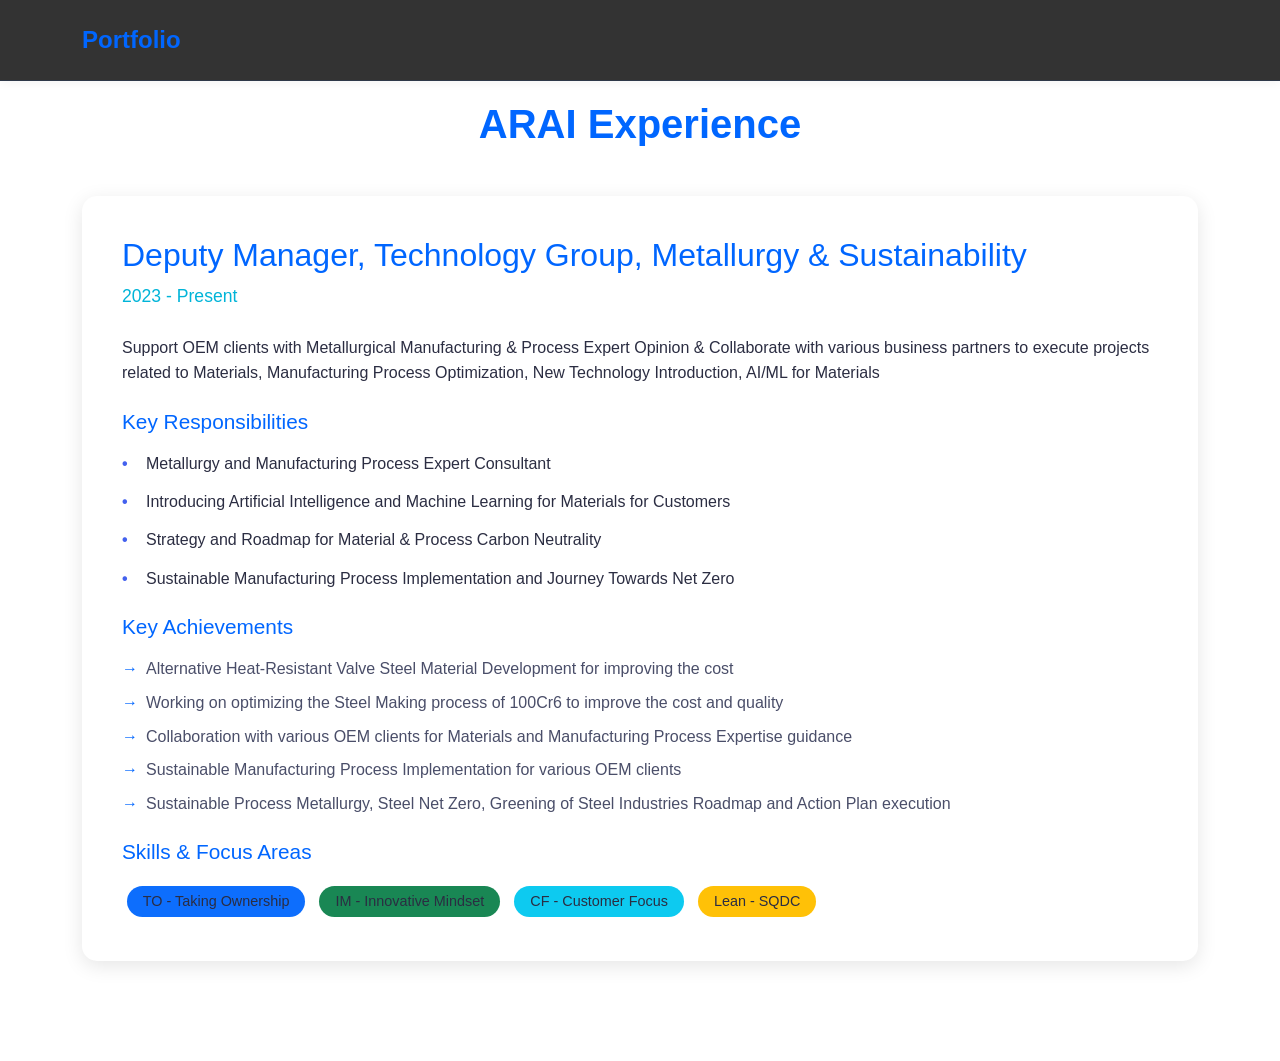
<file: projects/arai.html>
<!DOCTYPE html>
<html lang="en">
<head>
    <meta charset="UTF-8">
    <meta name="viewport" content="width=device-width, initial-scale=1.0">
    <title>ARAI Projects - Srinivasan Dhanaraj</title>
    <link href="https://cdn.jsdelivr.net/npm/bootstrap@5.3.0/dist/css/bootstrap.min.css" rel="stylesheet">
    <link rel="stylesheet" href="https://cdnjs.cloudflare.com/ajax/libs/font-awesome/6.0.0/css/all.min.css">
    <link rel="stylesheet" href="../assets/css/style.css">
</head>
<body>
    <nav class="navbar navbar-expand-lg navbar-dark fixed-top">
        <div class="container">
            <a class="navbar-brand" href="../index.html">Portfolio</a>
            <button class="navbar-toggler" type="button" data-bs-toggle="collapse" data-bs-target="#navbarNav">
                <span class="navbar-toggler-icon"></span>
            </button>
        </div>
    </nav>

    <section class="project-detail section-padding">
        <div class="container">
            <h1 class="section-title">ARAI Experience</h1>
            <div class="row">
                <div class="col-md-12">
                    <div class="project-detail-content">
                        <h2>Deputy Manager, Technology Group, Metallurgy & Sustainability</h2>
                        <p class="lead">2023 - Present</p>
                        
                        <div class="role-description mt-4">
                            <p>Support OEM clients with Metallurgical Manufacturing & Process Expert Opinion & Collaborate with various business partners to execute projects related to Materials, Manufacturing Process Optimization, New Technology Introduction, AI/ML for Materials</p>
                        </div>

                        <div class="key-responsibilities mt-4">
                            <h3>Key Responsibilities</h3>
                            <ul>
                                <li>Metallurgy and Manufacturing Process Expert Consultant</li>
                                <li>Introducing Artificial Intelligence and Machine Learning for Materials for Customers</li>
                                <li>Strategy and Roadmap for Material & Process Carbon Neutrality</li>
                                <li>Sustainable Manufacturing Process Implementation and Journey Towards Net Zero</li>
                            </ul>
                        </div>

                        <div class="achievements mt-4">
                            <h3>Key Achievements</h3>
                            <ul>
                                <li>Alternative Heat-Resistant Valve Steel Material Development for improving the cost</li>
                                <li>Working on optimizing the Steel Making process of 100Cr6 to improve the cost and quality</li>
                                <li>Collaboration with various OEM clients for Materials and Manufacturing Process Expertise guidance</li>
                                <li>Sustainable Manufacturing Process Implementation for various OEM clients</li>
                                <li>Sustainable Process Metallurgy, Steel Net Zero, Greening of Steel Industries Roadmap and Action Plan execution</li>
                            </ul>
                        </div>

                        <div class="skills-tags mt-4">
                            <h3>Skills & Focus Areas</h3>
                            <span class="badge bg-primary">TO - Taking Ownership</span>
                            <span class="badge bg-success">IM - Innovative Mindset</span>
                            <span class="badge bg-info">CF - Customer Focus</span>
                            <span class="badge bg-warning">Lean - SQDC</span>
                        </div>
                    </div>
                </div>
            </div>
        </div>
    </section>

    <script src="https://cdn.jsdelivr.net/npm/bootstrap@5.3.0/dist/js/bootstrap.bundle.min.js"></script>
    <script src="../assets/js/main.js"></script>
</body>
</html>
</file>
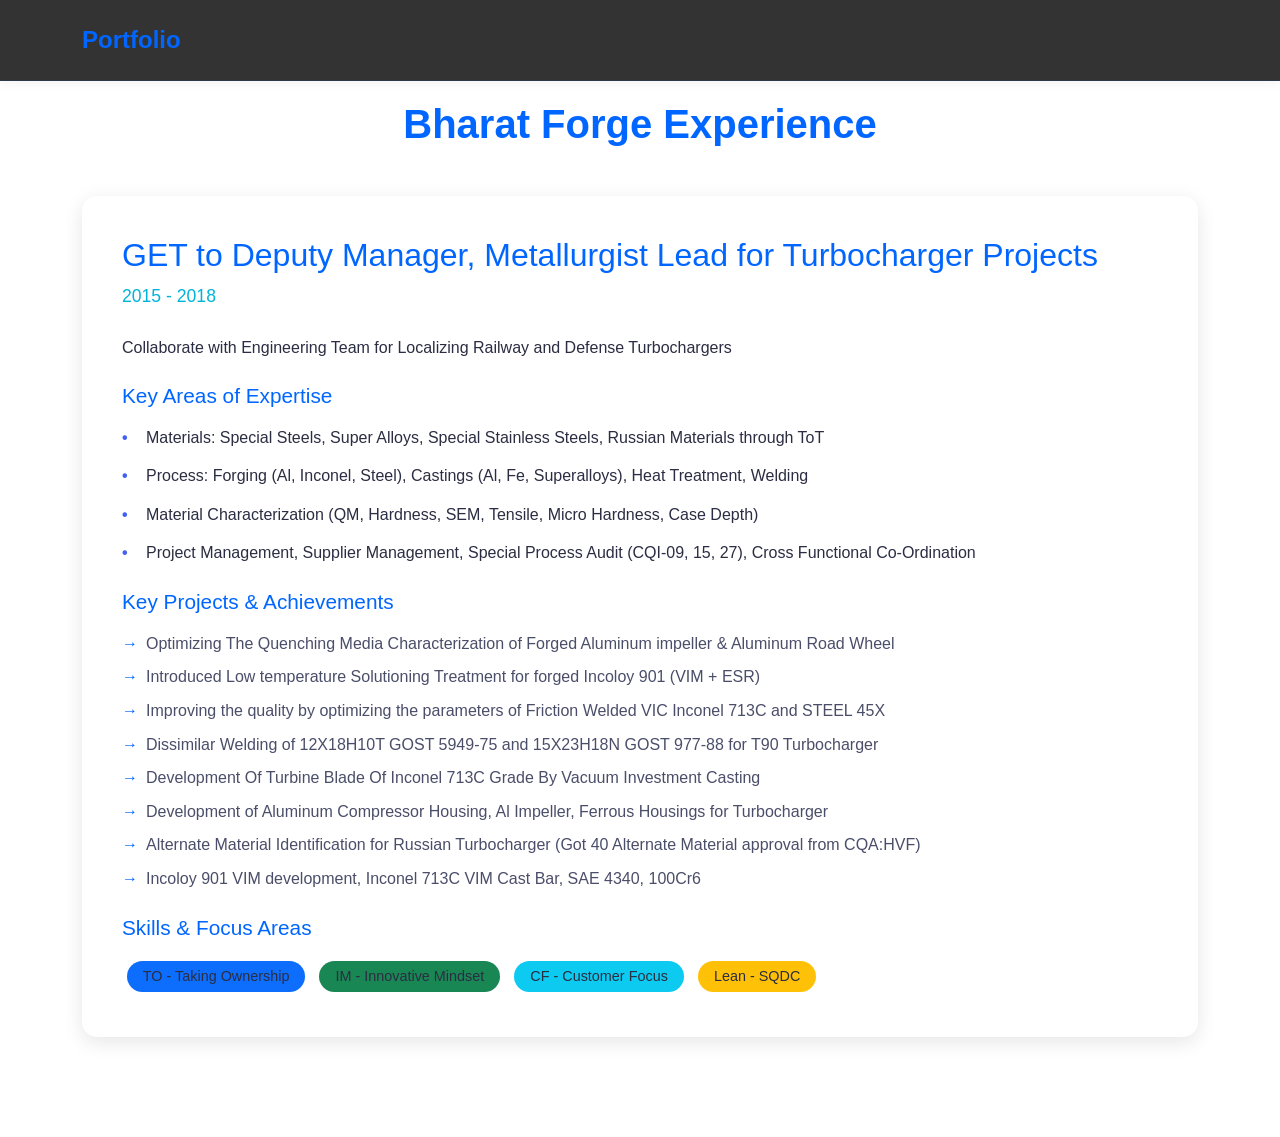
<file: projects/bharat-forge.html>
<!DOCTYPE html>
<html lang="en">
<head>
    <meta charset="UTF-8">
    <meta name="viewport" content="width=device-width, initial-scale=1.0">
    <title>Bharat Forge Projects - Srinivasan Dhanaraj</title>
    <link href="https://cdn.jsdelivr.net/npm/bootstrap@5.3.0/dist/css/bootstrap.min.css" rel="stylesheet">
    <link rel="stylesheet" href="https://cdnjs.cloudflare.com/ajax/libs/font-awesome/6.0.0/css/all.min.css">
    <link rel="stylesheet" href="../assets/css/style.css">
</head>
<body>
    <nav class="navbar navbar-expand-lg navbar-dark fixed-top">
        <div class="container">
            <a class="navbar-brand" href="../index.html">Portfolio</a>
            <button class="navbar-toggler" type="button" data-bs-toggle="collapse" data-bs-target="#navbarNav">
                <span class="navbar-toggler-icon"></span>
            </button>
        </div>
    </nav>

    <section class="project-detail section-padding">
        <div class="container">
            <h1 class="section-title">Bharat Forge Experience</h1>
            <div class="row">
                <div class="col-md-12">
                    <div class="project-detail-content">
                        <h2>GET to Deputy Manager, Metallurgist Lead for Turbocharger Projects</h2>
                        <p class="lead">2015 - 2018</p>
                        
                        <div class="role-description mt-4">
                            <p>Collaborate with Engineering Team for Localizing Railway and Defense Turbochargers</p>
                        </div>

                        <div class="key-responsibilities mt-4">
                            <h3>Key Areas of Expertise</h3>
                            <ul>
                                <li>Materials: Special Steels, Super Alloys, Special Stainless Steels, Russian Materials through ToT</li>
                                <li>Process: Forging (Al, Inconel, Steel), Castings (Al, Fe, Superalloys), Heat Treatment, Welding</li>
                                <li>Material Characterization (QM, Hardness, SEM, Tensile, Micro Hardness, Case Depth)</li>
                                <li>Project Management, Supplier Management, Special Process Audit (CQI-09, 15, 27), Cross Functional Co-Ordination</li>
                            </ul>
                        </div>

                        <div class="achievements mt-4">
                            <h3>Key Projects & Achievements</h3>
                            <ul>
                                <li>Optimizing The Quenching Media Characterization of Forged Aluminum impeller & Aluminum Road Wheel</li>
                                <li>Introduced Low temperature Solutioning Treatment for forged Incoloy 901 (VIM + ESR)</li>
                                <li>Improving the quality by optimizing the parameters of Friction Welded VIC Inconel 713C and STEEL 45X</li>
                                <li>Dissimilar Welding of 12X18H10T GOST 5949-75 and 15X23H18N GOST 977-88 for T90 Turbocharger</li>
                                <li>Development Of Turbine Blade Of Inconel 713C Grade By Vacuum Investment Casting</li>
                                <li>Development of Aluminum Compressor Housing, Al Impeller, Ferrous Housings for Turbocharger</li>
                                <li>Alternate Material Identification for Russian Turbocharger (Got 40 Alternate Material approval from CQA:HVF)</li>
                                <li>Incoloy 901 VIM development, Inconel 713C VIM Cast Bar, SAE 4340, 100Cr6</li>
                            </ul>
                        </div>

                        <div class="skills-tags mt-4">
                            <h3>Skills & Focus Areas</h3>
                            <span class="badge bg-primary">TO - Taking Ownership</span>
                            <span class="badge bg-success">IM - Innovative Mindset</span>
                            <span class="badge bg-info">CF - Customer Focus</span>
                            <span class="badge bg-warning">Lean - SQDC</span>
                        </div>
                    </div>
                </div>
            </div>
        </div>
    </section>

    <script src="https://cdn.jsdelivr.net/npm/bootstrap@5.3.0/dist/js/bootstrap.bundle.min.js"></script>
    <script src="../assets/js/main.js"></script>
</body>
</html>
</file>
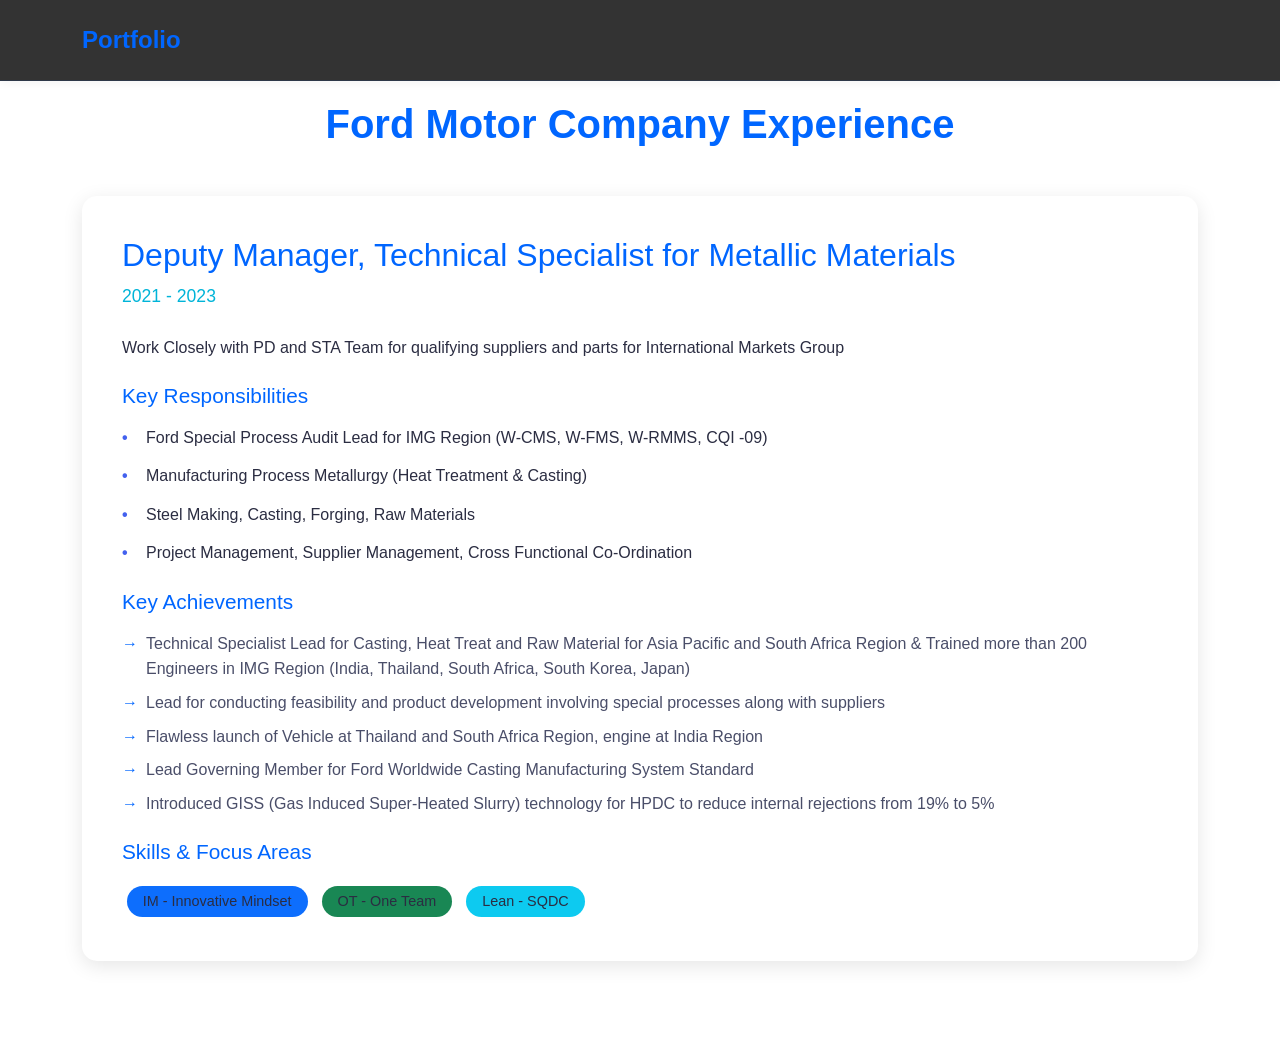
<file: projects/ford.html>
<!DOCTYPE html>
<html lang="en">
<head>
    <meta charset="UTF-8">
    <meta name="viewport" content="width=device-width, initial-scale=1.0">
    <title>Ford Projects - Srinivasan Dhanaraj</title>
    <link href="https://cdn.jsdelivr.net/npm/bootstrap@5.3.0/dist/css/bootstrap.min.css" rel="stylesheet">
    <link rel="stylesheet" href="https://cdnjs.cloudflare.com/ajax/libs/font-awesome/6.0.0/css/all.min.css">
    <link rel="stylesheet" href="../assets/css/style.css">
</head>
<body>
    <nav class="navbar navbar-expand-lg navbar-dark fixed-top">
        <div class="container">
            <a class="navbar-brand" href="../index.html">Portfolio</a>
            <button class="navbar-toggler" type="button" data-bs-toggle="collapse" data-bs-target="#navbarNav">
                <span class="navbar-toggler-icon"></span>
            </button>
        </div>
    </nav>

    <section class="project-detail section-padding">
        <div class="container">
            <h1 class="section-title">Ford Motor Company Experience</h1>
            <div class="row">
                <div class="col-md-12">
                    <div class="project-detail-content">
                        <h2>Deputy Manager, Technical Specialist for Metallic Materials</h2>
                        <p class="lead">2021 - 2023</p>
                        
                        <div class="role-description mt-4">
                            <p>Work Closely with PD and STA Team for qualifying suppliers and parts for International Markets Group</p>
                        </div>

                        <div class="key-responsibilities mt-4">
                            <h3>Key Responsibilities</h3>
                            <ul>
                                <li>Ford Special Process Audit Lead for IMG Region (W-CMS, W-FMS, W-RMMS, CQI -09)</li>
                                <li>Manufacturing Process Metallurgy (Heat Treatment & Casting)</li>
                                <li>Steel Making, Casting, Forging, Raw Materials</li>
                                <li>Project Management, Supplier Management, Cross Functional Co-Ordination</li>
                            </ul>
                        </div>

                        <div class="achievements mt-4">
                            <h3>Key Achievements</h3>
                            <ul>
                                <li>Technical Specialist Lead for Casting, Heat Treat and Raw Material for Asia Pacific and South Africa Region & Trained more than 200 Engineers in IMG Region (India, Thailand, South Africa, South Korea, Japan)</li>
                                <li>Lead for conducting feasibility and product development involving special processes along with suppliers</li>
                                <li>Flawless launch of Vehicle at Thailand and South Africa Region, engine at India Region</li>
                                <li>Lead Governing Member for Ford Worldwide Casting Manufacturing System Standard</li>
                                <li>Introduced GISS (Gas Induced Super-Heated Slurry) technology for HPDC to reduce internal rejections from 19% to 5%</li>
                            </ul>
                        </div>

                        <div class="skills-tags mt-4">
                            <h3>Skills & Focus Areas</h3>
                            <span class="badge bg-primary">IM - Innovative Mindset</span>
                            <span class="badge bg-success">OT - One Team</span>
                            <span class="badge bg-info">Lean - SQDC</span>
                        </div>
                    </div>
                </div>
            </div>
        </div>
    </section>

    <script src="https://cdn.jsdelivr.net/npm/bootstrap@5.3.0/dist/js/bootstrap.bundle.min.js"></script>
    <script src="../assets/js/main.js"></script>
</body>
</html>
</file>
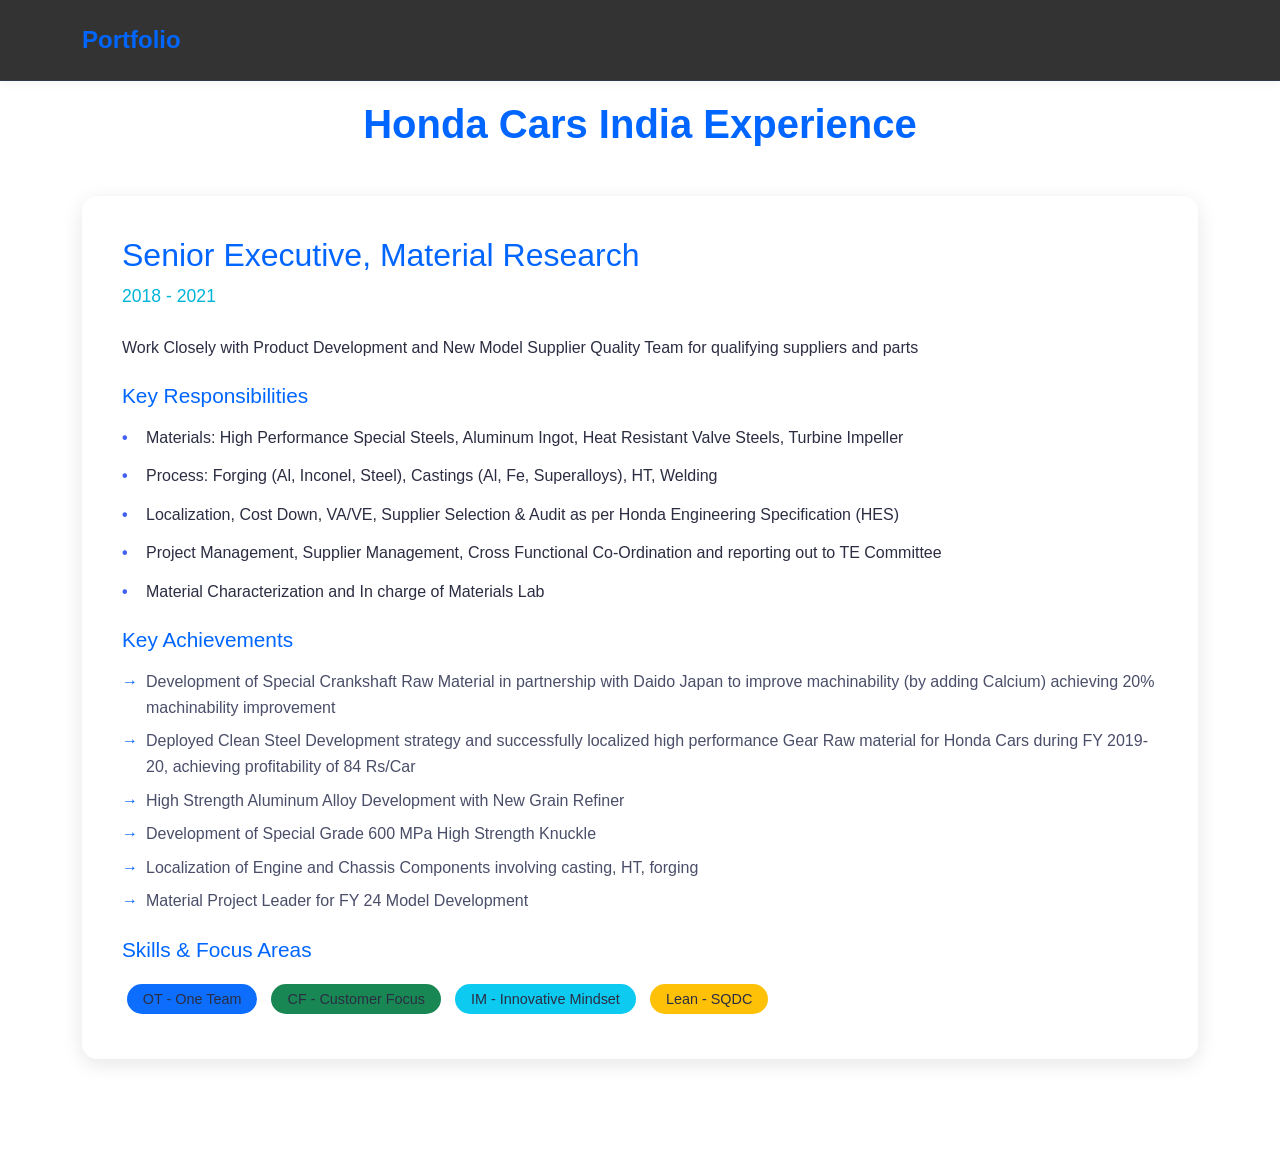
<file: projects/honda.html>
<!DOCTYPE html>
<html lang="en">
<head>
    <meta charset="UTF-8">
    <meta name="viewport" content="width=device-width, initial-scale=1.0">
    <title>Honda Projects - Srinivasan Dhanaraj</title>
    <link href="https://cdn.jsdelivr.net/npm/bootstrap@5.3.0/dist/css/bootstrap.min.css" rel="stylesheet">
    <link rel="stylesheet" href="https://cdnjs.cloudflare.com/ajax/libs/font-awesome/6.0.0/css/all.min.css">
    <link rel="stylesheet" href="../assets/css/style.css">
</head>
<body>
    <nav class="navbar navbar-expand-lg navbar-dark fixed-top">
        <div class="container">
            <a class="navbar-brand" href="../index.html">Portfolio</a>
            <button class="navbar-toggler" type="button" data-bs-toggle="collapse" data-bs-target="#navbarNav">
                <span class="navbar-toggler-icon"></span>
            </button>
        </div>
    </nav>

    <section class="project-detail section-padding">
        <div class="container">
            <h1 class="section-title">Honda Cars India Experience</h1>
            <div class="row">
                <div class="col-md-12">
                    <div class="project-detail-content">
                        <h2>Senior Executive, Material Research</h2>
                        <p class="lead">2018 - 2021</p>
                        
                        <div class="role-description mt-4">
                            <p>Work Closely with Product Development and New Model Supplier Quality Team for qualifying suppliers and parts</p>
                        </div>

                        <div class="key-responsibilities mt-4">
                            <h3>Key Responsibilities</h3>
                            <ul>
                                <li>Materials: High Performance Special Steels, Aluminum Ingot, Heat Resistant Valve Steels, Turbine Impeller</li>
                                <li>Process: Forging (Al, Inconel, Steel), Castings (Al, Fe, Superalloys), HT, Welding</li>
                                <li>Localization, Cost Down, VA/VE, Supplier Selection & Audit as per Honda Engineering Specification (HES)</li>
                                <li>Project Management, Supplier Management, Cross Functional Co-Ordination and reporting out to TE Committee</li>
                                <li>Material Characterization and In charge of Materials Lab</li>
                            </ul>
                        </div>

                        <div class="achievements mt-4">
                            <h3>Key Achievements</h3>
                            <ul>
                                <li>Development of Special Crankshaft Raw Material in partnership with Daido Japan to improve machinability (by adding Calcium) achieving 20% machinability improvement</li>
                                <li>Deployed Clean Steel Development strategy and successfully localized high performance Gear Raw material for Honda Cars during FY 2019-20, achieving profitability of 84 Rs/Car</li>
                                <li>High Strength Aluminum Alloy Development with New Grain Refiner</li>
                                <li>Development of Special Grade 600 MPa High Strength Knuckle</li>
                                <li>Localization of Engine and Chassis Components involving casting, HT, forging</li>
                                <li>Material Project Leader for FY 24 Model Development</li>
                            </ul>
                        </div>

                        <div class="skills-tags mt-4">
                            <h3>Skills & Focus Areas</h3>
                            <span class="badge bg-primary">OT - One Team</span>
                            <span class="badge bg-success">CF - Customer Focus</span>
                            <span class="badge bg-info">IM - Innovative Mindset</span>
                            <span class="badge bg-warning">Lean - SQDC</span>
                        </div>
                    </div>
                </div>
            </div>
        </div>
    </section>

    <script src="https://cdn.jsdelivr.net/npm/bootstrap@5.3.0/dist/js/bootstrap.bundle.min.js"></script>
    <script src="../assets/js/main.js"></script>
</body>
</html>
</file>
<file: assets/css/style.css>
/* Education Section */
.education-section {
    padding: 3rem 0;
    background: #ffffff;
}

.education-container {
    max-width: 800px;
    margin: 0 auto;
}

.section-title {
    margin-bottom: 2rem;
}

.education-card {
    background: #ffffff;
    border-radius: 8px;
    box-shadow: 0 2px 8px rgba(0, 102, 255, 0.08);
    margin-bottom: 1.5rem;
    transition: transform 0.3s ease;
}

.education-card:hover {
    transform: translateY(-3px);
}

.education-content {
    padding: 1.5rem;
}

.education-header {
    margin-bottom: 1rem;
}

.education-header h3 {
    font-size: 1.4rem;
    font-weight: 700;
    color: var(--primary-color);
    margin-bottom: 0.3rem;
    line-height: 1.2;
}

.education-header h4 {
    font-size: 1.2rem;
    font-weight: 600;
    color: var(--text-primary);
    margin-bottom: 0.3rem;
}

.university-name {
    font-size: 1rem;
    color: var(--text-secondary);
    margin-bottom: 0.5rem;
}

.education-meta {
    display: flex;
    gap: 0.8rem;
    flex-wrap: wrap;
    margin-bottom: 0.8rem;
}

.year, .grade {
    display: inline-block;
    padding: 0.3rem 0.6rem;
    background: rgba(0, 102, 255, 0.08);
    color: var(--primary-color);
    border-radius: 4px;
    font-size: 0.9rem;
    font-weight: 500;
}

.skills-section {
    display: flex;
    flex-wrap: wrap;
    gap: 0.4rem;
    margin-bottom: 1rem;
}

.skill-tag {
    background: rgba(0, 102, 255, 0.08);
    color: var(--primary-color);
    padding: 0.3rem 0.6rem;
    border-radius: 4px;
    font-size: 0.85rem;
    font-weight: 500;
    transition: all 0.3s ease;
}

.skill-tag:hover {
    background: var(--primary-color);
    color: white;
}

.thesis-section, .research-section, .activities-section {
    margin-top: 1rem;
}

.thesis-section h5, .research-section h5, .activities-section h5 {
    font-size: 1rem;
    font-weight: 600;
    color: var(--text-primary);
    margin-bottom: 0.5rem;
}

.thesis-section p, .activities-section p {
    color: var(--text-secondary);
    line-height: 1.5;
    font-size: 0.9rem;
    margin: 0;
}

.research-list {
    list-style: none;
    padding: 0;
    margin: 0;
}

.research-list li {
    position: relative;
    padding-left: 1rem;
    margin-bottom: 0.5rem;
    color: var(--text-secondary);
    line-height: 1.5;
    font-size: 0.9rem;
}

.research-list li:last-child {
    margin-bottom: 0;
}

.research-list li:before {
    content: "•";
    color: var(--primary-color);
    position: absolute;
    left: 0;
    font-weight: bold;
}

/* Global Styles */
:root {
    --primary-color: #0066ff;
    --secondary-color: #00b4d8;
    --accent-color: #4361ee;
    --background: #ffffff;
    --text-primary: #2b2d42;
    --text-secondary: #4a4e69;
    --card-bg: #ffffff;
    --section-dark-bg: #f8f9fa;
    --section-light-bg: #ffffff;
    --gradient-primary: linear-gradient(135deg, #0066ff, #00b4d8);
    --gradient-secondary: linear-gradient(135deg, #4361ee, #3a0ca3);
}

body {
    font-family: 'Inter', -apple-system, BlinkMacSystemFont, sans-serif;
    color: var(--text-primary);
    line-height: 1.6;
    overflow-x: hidden;
    background-color: #ffffff;
}

/* Navigation */
.navbar {
    background-color: #ffffff;
    box-shadow: 0 2px 10px rgba(0, 102, 255, 0.05);
    padding: 1rem 0;
}

.navbar-brand {
    font-weight: 700;
    font-size: 1.4rem;
    color: var(--primary-color);
}

.nav-link {
    color: var(--text-primary) !important;
    font-weight: 500;
    padding: 0.5rem 1rem !important;
    position: relative;
    transition: color 0.3s ease;
}

/* Hero Section */
.hero {
    min-height: 85vh;
    background: linear-gradient(135deg, #f8f9fa 0%, #ffffff 100%);
    display: flex;
    align-items: center;
    padding: 80px 0;
    position: relative;
    overflow: hidden;
}

/* Section Styles */
.section-padding {
    padding: 100px 0;
    background-color: #ffffff;
}

.section-title {
    font-size: 2.5rem;
    font-weight: 700;
    color: var(--primary-color);
    margin-bottom: 3rem;
    text-align: center;
}

/* Project Cards */
.project-row {
    background: #ffffff;
    border-radius: 8px;
    box-shadow: 0 2px 15px rgba(0, 0, 0, 0.05);
    padding: 2rem;
    margin-bottom: 2rem;
    display: flex;
    align-items: center;
    transition: var(--transition);
}

.project-row:hover {
    transform: translateY(-5px);
    box-shadow: 0 5px 20px rgba(0, 0, 0, 0.1);
}

.project-logo {
    flex: 0 0 180px;
    display: flex;
    align-items: center;
    justify-content: center;
    padding: 1.5rem;
    margin-right: 2rem;
    border-right: 1px solid #eee;
}

.company-logo {
    max-width: 140px;
    max-height: 70px;
    object-fit: contain;
}

.project-details {
    flex: 1;
}

.company-header {
    display: flex;
    justify-content: space-between;
    align-items: center;
    margin-bottom: 1rem;
}

.company-header h3 {
    font-size: 1.5rem;
    font-weight: 600;
    color: var(--primary-color);
    margin: 0;
}

.year {
    font-size: 1rem;
    color: #666;
}

.role {
    font-size: 1.1rem;
    font-weight: 500;
    color: var(--secondary-color);
    margin-bottom: 0.5rem;
}

/* Skills Section */
.skills-section {
    background: #ffffff;
    padding: 100px 0;
}

.skills-grid {
    display: grid;
    grid-template-columns: repeat(auto-fit, minmax(300px, 1fr));
    gap: 2rem;
    margin-top: 3rem;
}

.skill-card {
    background: white;
    border-radius: 15px;
    padding: 2rem;
    box-shadow: 0 4px 20px rgba(0, 0, 0, 0.05);
    transition: all 0.3s ease;
    animation: scaleIn 0.5s ease;
}

.skill-card:hover {
    transform: translateY(-5px);
    box-shadow: 0 8px 30px rgba(0, 0, 0, 0.1);
}

.skill-icon {
    font-size: 2.5rem;
    margin-bottom: 1.5rem;
    color: var(--primary-color);
}

/* Contact Section */
.contact-section {
    background: #ffffff;
    padding: 100px 0;
}

.contact-grid {
    display: grid;
    grid-template-columns: repeat(3, 1fr);
    gap: 2rem;
    margin-top: 3rem;
}

.contact-card {
    text-align: center;
    padding: 2rem;
    border-radius: 15px;
    background: #ffffff;
    box-shadow: 0 4px 20px rgba(0, 0, 0, 0.05);
    transition: all 0.3s ease;
    animation: scaleIn 0.5s ease;
}

.contact-card:hover {
    transform: translateY(-5px);
    box-shadow: 0 8px 30px rgba(0, 0, 0, 0.1);
}

.contact-icon {
    font-size: 2.5rem;
    margin-bottom: 1.5rem;
    color: var(--primary-color);
}

/* Responsive Design */
@media (max-width: 768px) {
    .hero h1 {
        font-size: 2.5rem;
    }

    .hero p {
        font-size: 1.2rem;
    }

    .education-grid {
        grid-template-columns: 1fr;
    }

    .contact-grid {
        grid-template-columns: 1fr;
    }
}

/* About Section */
.about-image {
    margin-bottom: 2rem;
    border-radius: 15px;
    overflow: hidden;
    box-shadow: 0 5px 20px rgba(0, 0, 0, 0.1);
}

.profile-photo {
    width: 100%;
    height: auto;
    display: block;
    transition: transform 0.3s ease;
}

.about-image:hover .profile-photo {
    transform: scale(1.02);
}

.image-placeholder {
    width: 100%;
    height: 400px;
    background-color: #e9ecef;
    border-radius: 10px;
}

.about-content {
    padding: 2.5rem;
    background: white;
    border-radius: 15px;
    box-shadow: 0 5px 20px rgba(0, 0, 0, 0.1);
}

.about-details {
    margin: 2rem 0;
}

.about-details ul {
    list-style: none;
    padding-left: 0;
    margin-bottom: 1.5rem;
}

.about-details li {
    margin-bottom: 0.5rem;
    padding-left: 1.5rem;
    position: relative;
}

.about-details li:before {
    content: "•";
    color: var(--accent-color);
    position: absolute;
    left: 0;
}

/* Skills Section */
.skill-card {
    text-align: center;
    padding: 2.5rem;
    margin-bottom: 2rem;
    background: white;
    border-radius: 15px;
    box-shadow: 0 5px 20px rgba(0, 0, 0, 0.1);
    transition: transform 0.3s ease;
}

.skill-card:hover {
    transform: translateY(-10px);
    box-shadow: 0 8px 25px rgba(0, 0, 0, 0.15);
}

.skill-card i {
    font-size: 3.5rem;
    color: var(--accent-color);
    margin-bottom: 1.5rem;
}

.skill-card h3 {
    color: var(--primary-color);
    margin-bottom: 1rem;
    font-weight: 600;
}

/* Projects Section */
.project-card {
    background: #ffffff;
    border-radius: 8px;
    box-shadow: 0 2px 15px rgba(0, 0, 0, 0.1);
    transition: transform 0.3s ease;
    margin-bottom: 2rem;
}

.project-card:hover {
    transform: translateY(-5px);
    box-shadow: 0 5px 20px rgba(0, 0, 0, 0.15);
}

.project-image {
    height: 150px;
    display: flex;
    align-items: center;
    justify-content: center;
    padding: 1.5rem;
    background-color: #ffffff;
    border-radius: 8px 8px 0 0;
    overflow: hidden;
}

.company-logo {
    max-width: 140px;
    max-height: 70px;
    object-fit: contain;
}

.project-content {
    padding: 2rem;
}

.project-content h3 {
    color: var(--primary-color);
    margin-bottom: 1rem;
    font-weight: 600;
}

/* Projects Section - Row Layout */
.project-row {
    display: flex;
    background: #ffffff;
    border-radius: 10px;
    box-shadow: 0 2px 15px rgba(0, 0, 0, 0.1);
    margin-bottom: 2rem;
    padding: 2rem;
    transition: transform 0.3s ease;
}

.project-row:hover {
    transform: translateY(-5px);
    box-shadow: 0 5px 20px rgba(0, 0, 0, 0.15);
}

.project-logo {
    flex: 0 0 180px;
    display: flex;
    align-items: center;
    justify-content: center;
    padding: 1rem;
    margin-right: 2rem;
    border-right: 1px solid #eee;
    background: #ffffff;
}

.company-logo {
    width: 100%;
    height: auto;
    max-height: 70px;
    object-fit: contain;
}

.project-logo img {
    max-width: 150px;
    max-height: 80px;
    object-fit: contain;
}

.project-details {
    flex: 1;
}

.company-header {
    display: flex;
    justify-content: space-between;
    align-items: center;
    margin-bottom: 0.5rem;
}

.company-header h3 {
    margin: 0;
    color: #333;
    font-size: 1.5rem;
}

.year {
    background: #f8f9fa;
    padding: 0.5rem 1rem;
    border-radius: 20px;
    color: #666;
    font-weight: 500;
    font-size: 0.9rem;
    margin-bottom: 1rem;
}

.role {
    color: #007bff;
    font-weight: 500;
    margin-bottom: 1rem;
    font-size: 1.1rem;
}

.description {
    color: #666;
    margin-bottom: 1.5rem;
    line-height: 1.6;
}

.btn-outline-primary {
    border-color: #007bff;
    color: #007bff;
    padding: 0.5rem 1.5rem;
    transition: all 0.3s ease;
}

.btn-outline-primary:hover {
    background: #007bff;
    color: #fff;
}

@media (max-width: 768px) {
    .project-row {
        flex-direction: column;
        padding: 1.5rem;
    }

    .project-logo {
        border-right: none;
        border-bottom: 1px solid #eee;
        margin-right: 0;
        margin-bottom: 1.5rem;
        padding-bottom: 1.5rem;
    }

    .company-header {
        flex-direction: column;
        align-items: flex-start;
    }

    .year {
        margin-top: 0.5rem;
    }
}

@media (max-width: 768px) {
    .project-logo {
        flex: 0 0 120px;
        padding: 0.8rem;
        margin-right: 1rem;
    }

    .company-logo {
        max-height: 50px;
    }
}

/* Bharat Forge Logo */
.logo-container {
    width: 160px;
    height: 80px;
    display: flex;
    align-items: center;
    justify-content: center;
}

.bharat-forge-logo {
    width: 80px;
    height: 80px;
    position: relative;
}

.circle {
    width: 80px;
    height: 80px;
    background-color: #0066cc;
    border-radius: 50%;
    position: relative;
    overflow: hidden;
}

.arrow {
    position: absolute;
    top: 50%;
    left: 50%;
    transform: translate(-50%, -50%);
    width: 60px;
    height: 60px;
    background-color: white;
    clip-path: polygon(0 50%, 100% 0, 100% 100%);
}

@media (max-width: 768px) {
    .logo-container {
        width: 120px;
        height: 60px;
    }

    .bharat-forge-logo {
        width: 60px;
        height: 60px;
    }

    .circle {
        width: 60px;
        height: 60px;
    }

    .arrow {
        width: 45px;
        height: 45px;
    }
}

/* Kalyani Logo */
.kalyani-logo {
    display: flex;
    flex-direction: column;
    align-items: center;
    width: 160px;
}

.logo-circle {
    width: 80px;
    height: 80px;
    background: linear-gradient(135deg, #0066cc 0%, #004c99 100%);
    border-radius: 50%;
    position: relative;
    margin-bottom: 8px;
    overflow: hidden;
}

.k-shape {
    position: absolute;
    top: 50%;
    left: 50%;
    transform: translate(-50%, -50%);
    width: 50px;
    height: 50px;
    background: white;
    clip-path: polygon(0 0, 100% 0, 100% 100%, 0 100%, 35% 50%);
}

.gradient-overlay {
    position: absolute;
    top: 0;
    right: 0;
    width: 70%;
    height: 70%;
    background: radial-gradient(circle at center, rgba(255,255,255,0.3) 0%, rgba(255,255,255,0) 70%);
    transform: translate(10%, -10%);
}

.company-name {
    font-family: Arial, sans-serif;
    font-weight: bold;
    font-size: 1rem;
    color: #333;
    margin: 4px 0;
    letter-spacing: 1px;
}

.tagline {
    font-family: Arial, sans-serif;
    font-size: 0.6rem;
    color: #666;
    text-transform: uppercase;
    letter-spacing: 0.5px;
}

@media (max-width: 768px) {
    .kalyani-logo {
        width: 120px;
    }

    .logo-circle {
        width: 60px;
        height: 60px;
    }

    .k-shape {
        width: 35px;
        height: 35px;
    }

    .company-name {
        font-size: 0.9rem;
    }

    .tagline {
        font-size: 0.55rem;
    }
}

/* Project Detail Pages */
.project-detail {
    padding-top: 100px;
}

.project-detail-content {
    background: white;
    padding: 2.5rem;
    border-radius: 15px;
    box-shadow: 0 5px 20px rgba(0, 0, 0, 0.1);
}

.project-detail-content h2 {
    color: var(--primary-color);
    margin-bottom: 0.5rem;
}

.project-detail-content .lead {
    color: var(--secondary-color);
    font-size: 1.1rem;
}

.project-detail-content h3 {
    color: var(--primary-color);
    margin: 1.5rem 0 1rem;
    font-size: 1.3rem;
}

.project-detail-content ul {
    list-style: none;
    padding-left: 0;
}

.project-detail-content ul li {
    margin-bottom: 0.8rem;
    padding-left: 1.5rem;
    position: relative;
}

.project-detail-content ul li:before {
    content: "•";
    color: var(--accent-color);
    position: absolute;
    left: 0;
    font-weight: bold;
}

.skills-tags .badge {
    margin: 0.3rem;
    padding: 0.5rem 1rem;
    font-size: 0.9rem;
}

/* Achievements */
.achievement-item {
    background: #ffffff;
    padding: 1.5rem;
    border-radius: 8px;
    box-shadow: 0 2px 15px rgba(0, 0, 0, 0.1);
    margin-bottom: 1.5rem;
    transition: transform 0.3s ease;
}

.achievement-item:hover {
    transform: translateY(-5px);
}

.achievement-item i {
    color: #ffd700;
    font-size: 2rem;
    margin-bottom: 1rem;
}

.achievement-item .read-more {
    color: #007bff;
    text-decoration: none;
    font-weight: 500;
    display: inline-block;
    margin-top: 0.5rem;
}

.achievement-item .read-more:hover {
    text-decoration: underline;
}

/* Education Section */
.education-container {
    max-width: 1000px;
    margin: 0 auto;
}

.education-row {
    display: flex;
    justify-content: center;
    gap: 2rem;
}

.education-item {
    flex: 1;
    max-width: 400px;
    display: flex;
    align-items: center;
    background: #ffffff;
    border-radius: 10px;
    box-shadow: 0 2px 15px rgba(0, 0, 0, 0.1);
    padding: 1.5rem;
    transition: transform 0.3s ease;
}

.education-item:hover {
    transform: translateY(-5px);
    box-shadow: 0 5px 20px rgba(0, 0, 0, 0.15);
}

.education-icon {
    flex: 0 0 60px;
    display: flex;
    align-items: center;
    justify-content: center;
    font-size: 2rem;
    color: #007bff;
    margin-right: 1.5rem;
}

.education-content {
    flex: 1;
}

.education-content h3 {
    margin: 0 0 0.5rem 0;
    color: #333;
    font-size: 1.2rem;
    font-weight: 600;
}

.institute {
    color: #666;
    font-size: 1rem;
    margin-bottom: 0.5rem;
}

.education-year {
    display: inline-block;
    background: #f8f9fa;
    padding: 0.3rem 1rem;
    border-radius: 20px;
    color: #666;
    font-weight: 500;
    font-size: 0.9rem;
}

@media (max-width: 768px) {
    .education-row {
        flex-direction: column;
        align-items: center;
    }

    .education-item {
        width: 100%;
        margin-bottom: 1rem;
    }

    .project-logo {
        flex: 0 0 120px;
        margin-right: 1rem;
    }

    .company-logo {
        max-width: 100px;
        max-height: 50px;
    }
}

/* Project Logos */
.project-logo {
    flex: 0 0 180px;
    display: flex;
    align-items: center;
    justify-content: center;
    padding: 1rem;
    margin-right: 2rem;
    border-right: 1px solid #eee;
    background: #ffffff;
}

.logo-text {
    font-size: 1.3rem;
    font-weight: 600;
    color: #333;
    text-align: center;
    line-height: 1.3;
}

.company-logo {
    width: 100%;
    height: auto;
    max-height: 70px;
    object-fit: contain;
}

@media (max-width: 768px) {
    .project-logo {
        flex: 0 0 120px;
        padding: 0.8rem;
        margin-right: 1rem;
    }

    .logo-text {
        font-size: 1.1rem;
    }

    .company-logo {
        max-height: 50px;
    }
}

/* Contact Section - Single Row */
.contact-container {
    display: flex;
    justify-content: center;
    gap: 2rem;
    margin-top: 2rem;
}

.contact-item {
    background: #ffffff;
    border-radius: 8px;
    box-shadow: 0 2px 15px rgba(0, 0, 0, 0.1);
    transition: transform 0.3s ease;
}

.contact-item:hover {
    transform: translateY(-5px);
    box-shadow: 0 5px 20px rgba(0, 0, 0, 0.15);
}

.contact-link {
    display: flex;
    align-items: center;
    padding: 1.5rem 2rem;
    color: #333;
    text-decoration: none;
    gap: 1rem;
}

.contact-link i {
    font-size: 1.5rem;
    color: #007bff;
}

.contact-link span {
    font-size: 1.1rem;
    font-weight: 500;
}

.contact-link:hover {
    color: #007bff;
    text-decoration: none;
}

@media (max-width: 768px) {
    .contact-container {
        flex-direction: column;
        gap: 1rem;
    }
    
    .contact-link {
        padding: 1rem 1.5rem;
    }
    
    .education-item {
        flex-direction: column;
        text-align: center;
    }
    
    .education-icon {
        margin: 0 0 1rem 0;
    }
}

/* Contact Section */
.contact-info {
    padding: 2rem;
}

.contact-item {
    margin-bottom: 2rem;
    padding: 1.5rem;
    background: #ffffff;
    border-radius: 8px;
    box-shadow: 0 2px 15px rgba(0, 0, 0, 0.1);
    transition: transform 0.3s ease;
}

.contact-item:hover {
    transform: translateY(-5px);
}

.contact-item i {
    font-size: 2rem;
    color: #007bff;
    margin-bottom: 1rem;
}

.contact-item h4 {
    margin-bottom: 0.5rem;
    color: #333;
}

.contact-item a {
    color: #007bff;
    text-decoration: none;
    transition: color 0.3s ease;
}

.contact-item a:hover {
    color: #0056b3;
    text-decoration: underline;
}

/* Back to top button */
.back-to-top {
    position: fixed;
    bottom: 20px;
    right: 20px;
    background: var(--primary-color);
    color: white;
    width: 40px;
    height: 40px;
    border-radius: 50%;
    display: flex;
    align-items: center;
    justify-content: center;
    text-decoration: none;
    opacity: 0;
    transition: opacity 0.3s ease;
}

.back-to-top.visible {
    opacity: 1;
}

.back-to-top:hover {
    background: var(--accent-color);
    color: white;
}

/* Contact Section */
.form-control {
    padding: 0.8rem;
    border-radius: 5px;
    margin-bottom: 1rem;
}

/* Footer */
.footer {
    background-color: #ffffff;
    color: #333;
    padding: 2rem 0;
}

.social-links {
    margin-bottom: 1rem;
}

.social-links a {
    color: #333;
    font-size: 1.5rem;
    margin: 0 1rem;
    transition: color 0.3s ease;
}

.social-links a:hover {
    color: var(--accent-color);
}

/* Responsive Design */
@media (max-width: 768px) {
    .hero h1 {
        font-size: 2.5rem;
    }
    
    .section-padding {
        padding: 4rem 0;
    }
    
    .about-image {
        margin-bottom: 2rem;
    }
}

/* Animations */
@keyframes fadeIn {
    from {
        opacity: 0;
        transform: translateY(20px);
    }
    to {
        opacity: 1;
        transform: translateY(0);
    }
}

.fade-in {
    animation: fadeIn 1s ease-out;
}

/* Glass Effect */
.glass-nav {
    background: rgba(255, 255, 255, 0.95);
    backdrop-filter: blur(10px);
    -webkit-backdrop-filter: blur(10px);
    border-bottom: 1px solid rgba(0, 102, 255, 0.1);
    box-shadow: 0 2px 10px rgba(0, 0, 0, 0.05);
}

/* Gradient Text */
.gradient-text {
    background: linear-gradient(135deg, var(--primary-color), var(--secondary-color));
    -webkit-background-clip: text;
    background-clip: text;
    -webkit-text-fill-color: transparent;
    color: var(--primary-color);
}

/* Modern Cards */
.modern-card {
    background: var(--card-bg);
    border-radius: 16px;
    padding: 2rem;
    box-shadow: 0 4px 6px -1px rgba(0, 0, 0, 0.1), 0 2px 4px -1px rgba(0, 0, 0, 0.06);
    transition: all 0.3s ease;
    position: relative;
    overflow: hidden;
}

.modern-card::before {
    content: '';
    position: absolute;
    top: 0;
    left: 0;
    width: 100%;
    height: 4px;
    background: linear-gradient(135deg, var(--primary-color), var(--secondary-color));
}

.modern-card:hover {
    transform: translateY(-5px);
    box-shadow: 0 10px 15px -3px rgba(0, 0, 0, 0.1), 0 4px 6px -2px rgba(0, 0, 0, 0.05);
}

/* Timeline */
.timeline {
    position: relative;
    max-width: 1200px;
    margin: 4rem auto;
}

.timeline::after {
    content: '';
    position: absolute;
    width: 2px;
    background: linear-gradient(to bottom, var(--primary-color), var(--secondary-color));
    top: 0;
    bottom: 0;
    left: 50%;
    margin-left: -1px;
}

.timeline-item {
    padding: 10px 40px;
    position: relative;
    width: 50%;
    margin-bottom: 3rem;
}

.timeline-item:nth-child(odd) {
    left: 0;
}

.timeline-item:nth-child(even) {
    left: 50%;
}

.timeline-content {
    padding: 20px 30px;
    position: relative;
}

.timeline-item::after {
    content: '';
    position: absolute;
    width: 20px;
    height: 20px;
    right: -10px;
    top: 15px;
    border-radius: 50%;
    background: linear-gradient(135deg, var(--primary-color), var(--secondary-color));
    z-index: 1;
}

.timeline-item:nth-child(even)::after {
    left: -10px;
}

/* Timeline Container */
.timeline-container {
    position: relative;
    padding: 100px 0;
    background: #ffffff;
    overflow: hidden;
}

/* Timeline Line */
.timeline-line {
    position: absolute;
    top: 0;
    left: 50%;
    width: 4px;
    height: 100%;
    background: var(--gradient-primary);
    transform: translateX(-50%);
}

.timeline-line::before,
.timeline-line::after {
    content: '';
    position: absolute;
    left: 50%;
    width: 20px;
    height: 20px;
    background: var(--primary-color);
    border-radius: 50%;
    transform: translateX(-50%);
}

.timeline-line::before {
    top: 0;
}

.timeline-line::after {
    bottom: 0;
}

/* Timeline Items */
.timeline-item {
    position: relative;
    margin-bottom: 60px;
    width: calc(50% - 30px);
    opacity: 0;
    transform: translateY(20px);
    animation: slideIn 0.6s ease forwards;
}

.timeline-item.animate {
    animation: slideIn 0.6s ease forwards;
}

.timeline-item:nth-child(odd) {
    margin-left: auto;
    padding-left: 50px;
}

.timeline-item:nth-child(even) {
    margin-right: auto;
    padding-right: 50px;
    text-align: right;
}

/* Timeline Dots */
.timeline-dot {
    position: absolute;
    top: 20px;
    width: 16px;
    height: 16px;
    background: var(--gradient-primary);
    border-radius: 50%;
    z-index: 2;
}

.timeline-item:nth-child(odd) .timeline-dot {
    left: -8px;
}

.timeline-item:nth-child(even) .timeline-dot {
    right: -8px;
}

/* Timeline Content */
.timeline-content {
    position: relative;
}

.timeline-year {
    display: inline-block;
    padding: 8px 16px;
    background: var(--gradient-primary);
    color: white;
    border-radius: 20px;
    font-weight: 600;
    margin-bottom: 15px;
}

.timeline-title {
    color: var(--primary-color);
    font-size: 1.5rem;
    font-weight: 600;
    margin-bottom: 10px;
}

.timeline-subtitle {
    color: var(--text-secondary);
    font-size: 1.1rem;
    margin-bottom: 15px;
}

.timeline-details {
    color: var(--text-secondary);
    font-size: 1rem;
    line-height: 1.6;
}

/* Timeline Tags */
.timeline-tags {
    display: flex;
    flex-wrap: wrap;
    gap: 8px;
    margin-top: 15px;
}

.timeline-tag {
    padding: 5px 12px;
    background: rgba(0, 102, 255, 0.1);
    color: var(--primary-color);
    border-radius: 15px;
    font-size: 0.9rem;
}

/* Animations */
@keyframes slideIn {
    from {
        opacity: 0;
        transform: translateY(20px);
    }
    to {
        opacity: 1;
        transform: translateY(0);
    }
}

/* Responsive Design */
@media (max-width: 768px) {
    .timeline-line {
        left: 30px;
    }

    .timeline-item {
        width: calc(100% - 60px);
        margin-left: 60px !important;
        padding-left: 30px !important;
        padding-right: 0 !important;
        text-align: left !important;
    }

    .timeline-dot {
        left: -38px !important;
    }
}

/* Navigation */
.navbar {
    background: rgba(255, 255, 255, 0.95);
    backdrop-filter: blur(10px);
    border-bottom: 1px solid rgba(0, 102, 255, 0.1);
    box-shadow: 0 2px 10px rgba(0, 0, 0, 0.05);
}

.navbar-brand {
    color: var(--primary-color);
    font-weight: 700;
    font-size: 1.5rem;
}

.nav-link {
    color: var(--text-primary);
    font-weight: 500;
    transition: color 0.3s ease;
}

.nav-link:hover {
    color: var(--primary-color);
}

/* Hero Section */
.hero {
    background: linear-gradient(135deg, #f0f7ff 0%, #ffffff 100%);
    padding: 120px 0 60px;
    text-align: center;
}

.hero-title {
    color: var(--primary-color);
    font-size: 3rem;
    font-weight: 800;
    margin-bottom: 20px;
}

.hero-subtitle {
    color: var(--text-secondary);
    font-size: 1.5rem;
    margin-bottom: 40px;
}

/* Scroll Animation */
.scroll-indicator {
    position: fixed;
    bottom: 20px;
    right: 30px;
    transform: translateY(-50%);
    z-index: 100;
}

.scroll-dot {
    width: 12px;
    height: 12px;
    background: var(--gradient-primary);
    border-radius: 50%;
    margin: 10px 0;
    cursor: pointer;
    transition: transform 0.3s ease;
}

.scroll-dot.active {
    transform: scale(1.5);
}

/* Key Areas Section */
.key-areas {
    padding: 4rem 0;
    background: #ffffff;
}

.key-area-item {
    margin-bottom: 1.5rem;
    padding: 1.5rem;
    background: var(--card-bg);
    border-radius: 12px;
    box-shadow: 0 4px 15px rgba(0, 0, 0, 0.05);
    border: 1px solid rgba(0, 102, 255, 0.1);
}

.key-area-item:hover {
    transform: translateY(-5px);
    box-shadow: 0 8px 25px rgba(0, 102, 255, 0.1);
}

.key-area-title {
    color: var(--primary-color);
    margin-bottom: 1rem;
    font-weight: 600;
}

.key-area-content {
    color: var(--text-secondary);
}

/* Projects Section */
.project-item {
    padding: 1.5rem;
    margin-bottom: 1.5rem;
    background: var(--card-bg);
    border-radius: 12px;
    box-shadow: 0 4px 15px rgba(0, 0, 0, 0.05);
    border: 1px solid rgba(0, 102, 255, 0.1);
    transition: all 0.3s ease;
}

.project-item:hover {
    transform: translateY(-3px);
    box-shadow: 0 8px 25px rgba(0, 102, 255, 0.1);
}

.project-title {
    color: var(--primary-color);
    margin-bottom: 0.5rem;
    font-weight: 600;
}

/* Skills Section */
.skills-grid {
    display: grid;
    grid-template-columns: repeat(auto-fit, minmax(250px, 1fr));
    gap: 1.5rem;
    margin-top: 2rem;
}

.skill-card {
    padding: 1.5rem;
    background: var(--card-bg);
    border-radius: 12px;
    box-shadow: 0 4px 15px rgba(0, 0, 0, 0.05);
    border: 1px solid rgba(0, 102, 255, 0.1);
    transition: all 0.3s ease;
}

.skill-card:hover {
    transform: translateY(-3px);
    box-shadow: 0 8px 25px rgba(0, 102, 255, 0.1);
}

.skill-icon {
    color: var(--primary-color);
    font-size: 2rem;
    margin-bottom: 1rem;
}

/* Focus Areas */
.focus-areas {
    display: flex;
    flex-wrap: wrap;
    gap: 1rem;
    margin-top: 2rem;
}

.focus-area-tag {
    padding: 0.75rem 1.5rem;
    border-radius: 25px;
    font-weight: 500;
    color: var(--text-light);
    transition: all 0.3s ease;
}

.focus-area-tag.primary {
    background: var(--gradient-primary);
}

.focus-area-tag.secondary {
    background: var(--gradient-secondary);
}

.focus-area-tag:hover {
    transform: translateY(-2px);
    box-shadow: 0 4px 15px rgba(0, 102, 255, 0.2);
}

/* Section Titles */
.section-title {
    color: var(--primary-color);
    font-weight: 700;
    font-size: 2.5rem;
    margin-bottom: 3rem;
    text-align: center;
}

.section-subtitle {
    color: var(--text-secondary);
    font-size: 1.2rem;
    text-align: center;
    margin-bottom: 3rem;
}

/* Education Cards */
.education-card {
    margin-bottom: 0;
}

.education-card .year {
    display: inline-block;
    padding: 0.5rem 1rem;
    background: linear-gradient(135deg, var(--primary-color), var(--secondary-color));
    color: white;
    border-radius: 20px;
    font-weight: 500;
    margin-bottom: 1rem;
}

.education-card h3 {
    font-size: 1.8rem;
    color: var(--text-primary);
    margin-bottom: 0.5rem;
    font-weight: 700;
    line-height: 1.2;
}

.education-card h4 {
    font-size: 1.2rem;
    color: var(--text-secondary);
    margin-bottom: 1rem;
    font-weight: 500;
}

.specialization {
    margin-bottom: 1.5rem;
}

.badge {
    display: inline-block;
    padding: 0.5rem 1rem;
    background: rgba(0, 102, 255, 0.1);
    color: var(--primary-color);
    border-radius: 20px;
    font-weight: 500;
    font-size: 0.9rem;
    margin-right: 0.5rem;
    margin-bottom: 0.5rem;
}

.achievements h5, .courses h5, .research h5 {
    color: var(--text-primary);
    margin-bottom: 1rem;
    font-weight: 600;
}

.achievements ul, .research ul {
    list-style: none;
    padding-left: 0;
}

.achievements ul li, .research ul li {
    position: relative;
    padding-left: 1.5rem;
    margin-bottom: 0.5rem;
    color: var(--text-secondary);
}

.achievements ul li::before, .research ul li::before {
    content: '→';
    color: var(--primary-color);
}

.course-tags {
    display: flex;
    flex-wrap: wrap;
    gap: 0.5rem;
}

.course-tags span {
    padding: 0.5rem 1rem;
    background: rgba(124, 58, 237, 0.1);
    color: var(--secondary-color);
    border-radius: 20px;
    font-size: 0.9rem;
}

/* Responsive Design */
@media (max-width: 768px) {
    .timeline::after {
        left: 31px;
    }
    
    .timeline-item {
        width: 100%;
        padding-left: 70px;
        padding-right: 25px;
    }
    
    .timeline-item:nth-child(even) {
        left: 0;
    }
    
    .timeline-item::after {
        left: 21px;
        right: auto;
    }
}

/* Navigation */
.glass-nav {
    background: rgba(255, 255, 255, 0.95);
    backdrop-filter: blur(10px);
    -webkit-backdrop-filter: blur(10px);
    border-bottom: 1px solid rgba(0, 102, 255, 0.1);
    box-shadow: 0 2px 10px rgba(0, 0, 0, 0.05);
}

.navbar-brand {
    color: var(--primary-color) !important;
    font-weight: 700;
    font-size: 1.5rem;
}

.nav-link {
    color: var(--text-dark) !important;
    font-weight: 500;
    position: relative;
}

.nav-link:hover {
    color: var(--primary-color) !important;
}

/* Sections */
.section-dark {
    background-color: #ffffff;
    color: var(--text-dark);
    padding: 5rem 0;
}

.section-light {
    background-color: #ffffff;
    color: var(--text-dark);
    padding: 5rem 0;
}

/* Cards */
.modern-card {
    background: var(--card-bg);
    border-radius: 12px;
    box-shadow: 0 4px 15px rgba(0, 0, 0, 0.05);
    transition: all 0.3s ease;
    border: 1px solid rgba(0, 102, 255, 0.1);
    padding: 2rem;
    margin-bottom: 2rem;
}

.modern-card:hover {
    transform: translateY(-5px);
    box-shadow: 0 8px 25px rgba(0, 102, 255, 0.1);
}

/* Education Section */
.education-section {
    padding: 5rem 0;
    background: #ffffff;
}

.timeline {
    position: relative;
    max-width: 1200px;
    margin: 0 auto;
}

.timeline-item {
    padding: 2rem;
    position: relative;
    width: 100%;
    opacity: 0;
    transform: translateY(20px);
    animation: fadeInUp 0.6s ease forwards;
}

.timeline-content {
    position: relative;
}

/* Badges and Tags */
.badge {
    background: var(--badge-bg);
    color: var(--badge-text);
    font-weight: 500;
    padding: 0.5rem 1rem;
    border-radius: 20px;
    margin: 0.25rem;
    display: inline-block;
}

.skill-tags {
    display: flex;
    flex-wrap: wrap;
    gap: 0.5rem;
    margin-top: 1rem;
}

.skill-tags span {
    background: var(--badge-bg);
    color: var(--badge-text);
    padding: 0.5rem 1rem;
    border-radius: 20px;
    font-size: 0.9rem;
}

/* Key Areas */
.key-area-item {
    padding: 2rem;
    background: var(--card-bg);
    border-radius: 12px;
    box-shadow: 0 4px 15px rgba(0, 0, 0, 0.05);
    margin-bottom: 2rem;
    transition: all 0.3s ease;
}

.key-area-item:hover {
    transform: translateY(-5px);
    box-shadow: 0 8px 25px rgba(0, 102, 255, 0.1);
}

.key-area-title {
    color: var(--primary-color);
    margin-bottom: 1rem;
    font-weight: 600;
}

.key-area-content {
    color: var(--text-secondary);
}

/* Projects */
.project-item {
    padding: 2rem;
    background: var(--card-bg);
    border-radius: 12px;
    box-shadow: 0 4px 15px rgba(0, 0, 0, 0.05);
    margin-bottom: 2rem;
    transition: all 0.3s ease;
}

.project-item:hover {
    transform: translateY(-5px);
    box-shadow: 0 8px 25px rgba(0, 102, 255, 0.1);
}

.project-title {
    color: var(--primary-color);
    margin-bottom: 1rem;
    font-weight: 600;
}

/* Focus Areas */
.focus-areas {
    display: flex;
    flex-wrap: wrap;
    gap: 1rem;
    justify-content: center;
}

.focus-area-tag {
    padding: 1rem 2rem;
    border-radius: 25px;
    font-weight: 500;
    color: var(--text-light);
    transition: all 0.3s ease;
}

.focus-area-tag.primary {
    background: var(--gradient-primary);
}

.focus-area-tag.secondary {
    background: var(--gradient-secondary);
}

/* Animations */
@keyframes fadeInUp {
    from {
        opacity: 0;
        transform: translateY(20px);
    }
    to {
        opacity: 1;
        transform: translateY(0);
    }
}

/* Responsive */
@media (max-width: 768px) {
    .timeline::before {
        left: 31px;
    }
    
    .timeline-item {
        width: 100%;
        padding-left: 70px;
    }
}
</file>
